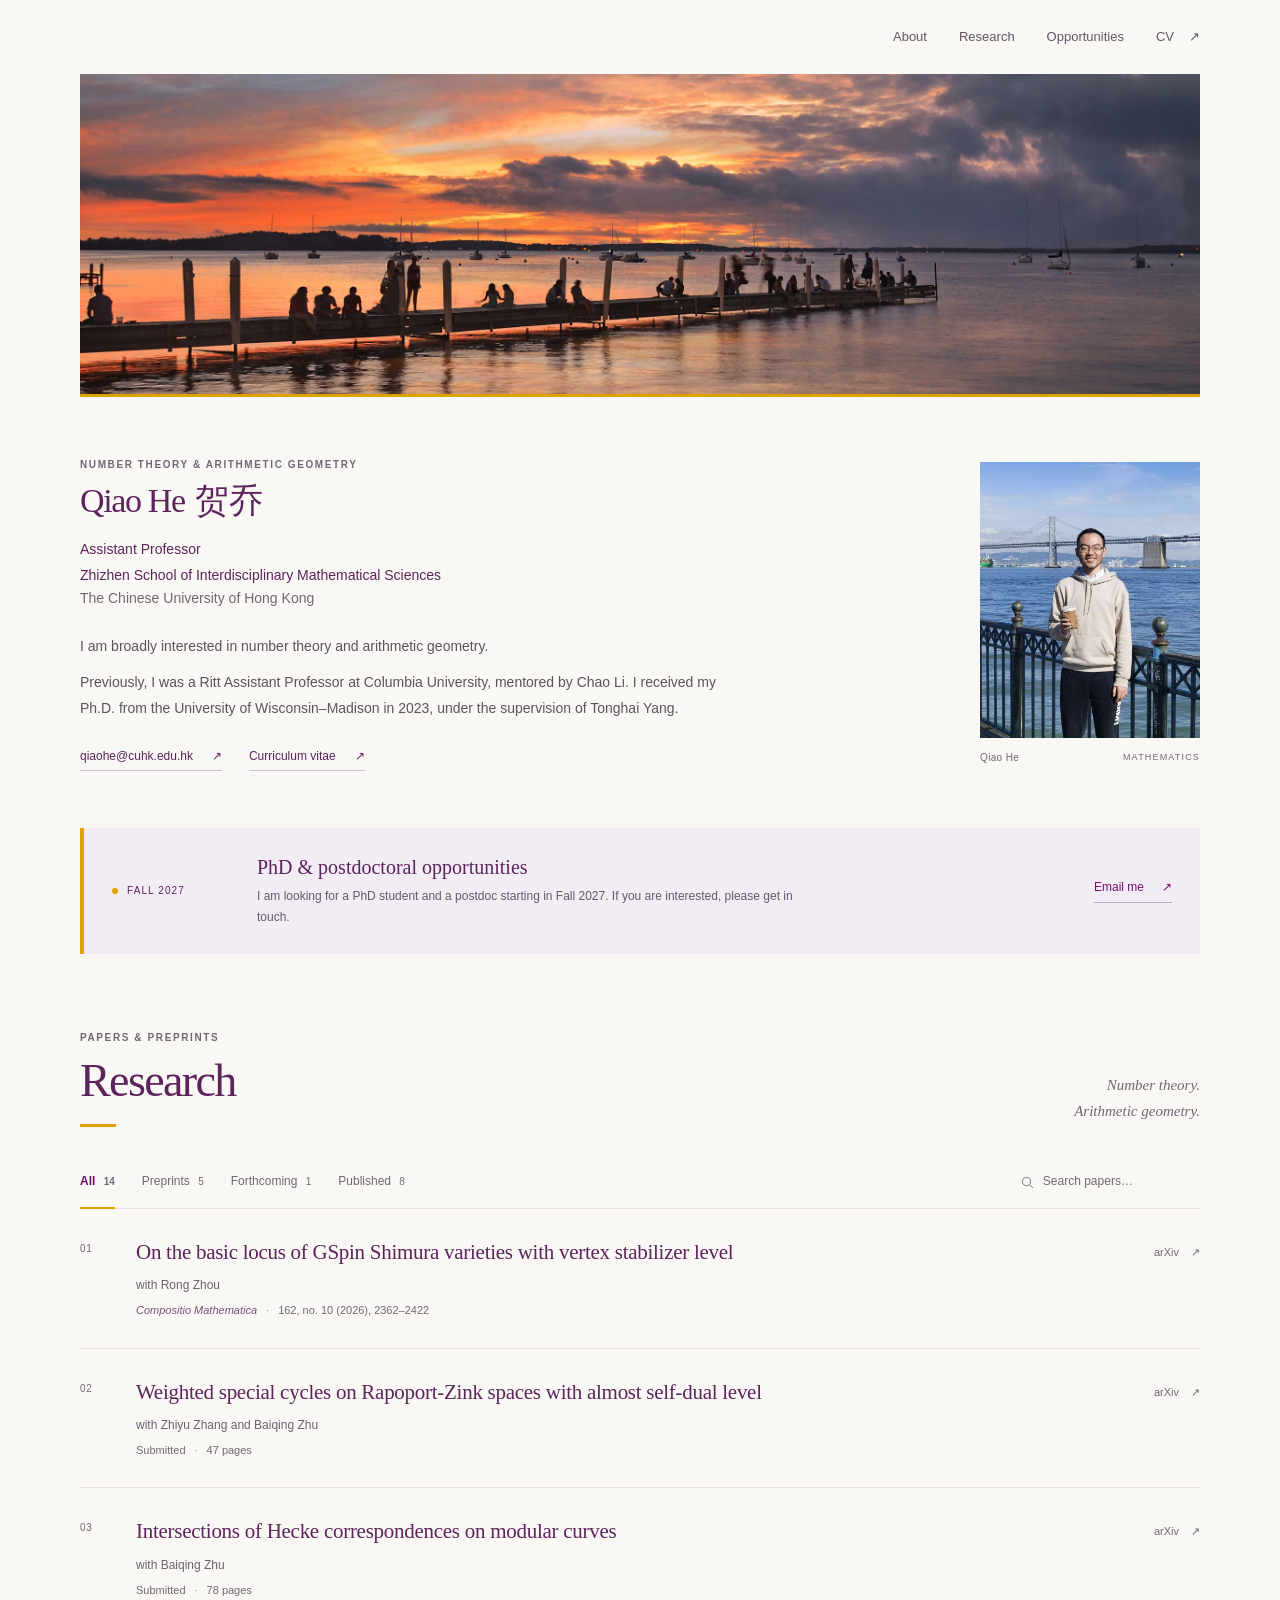
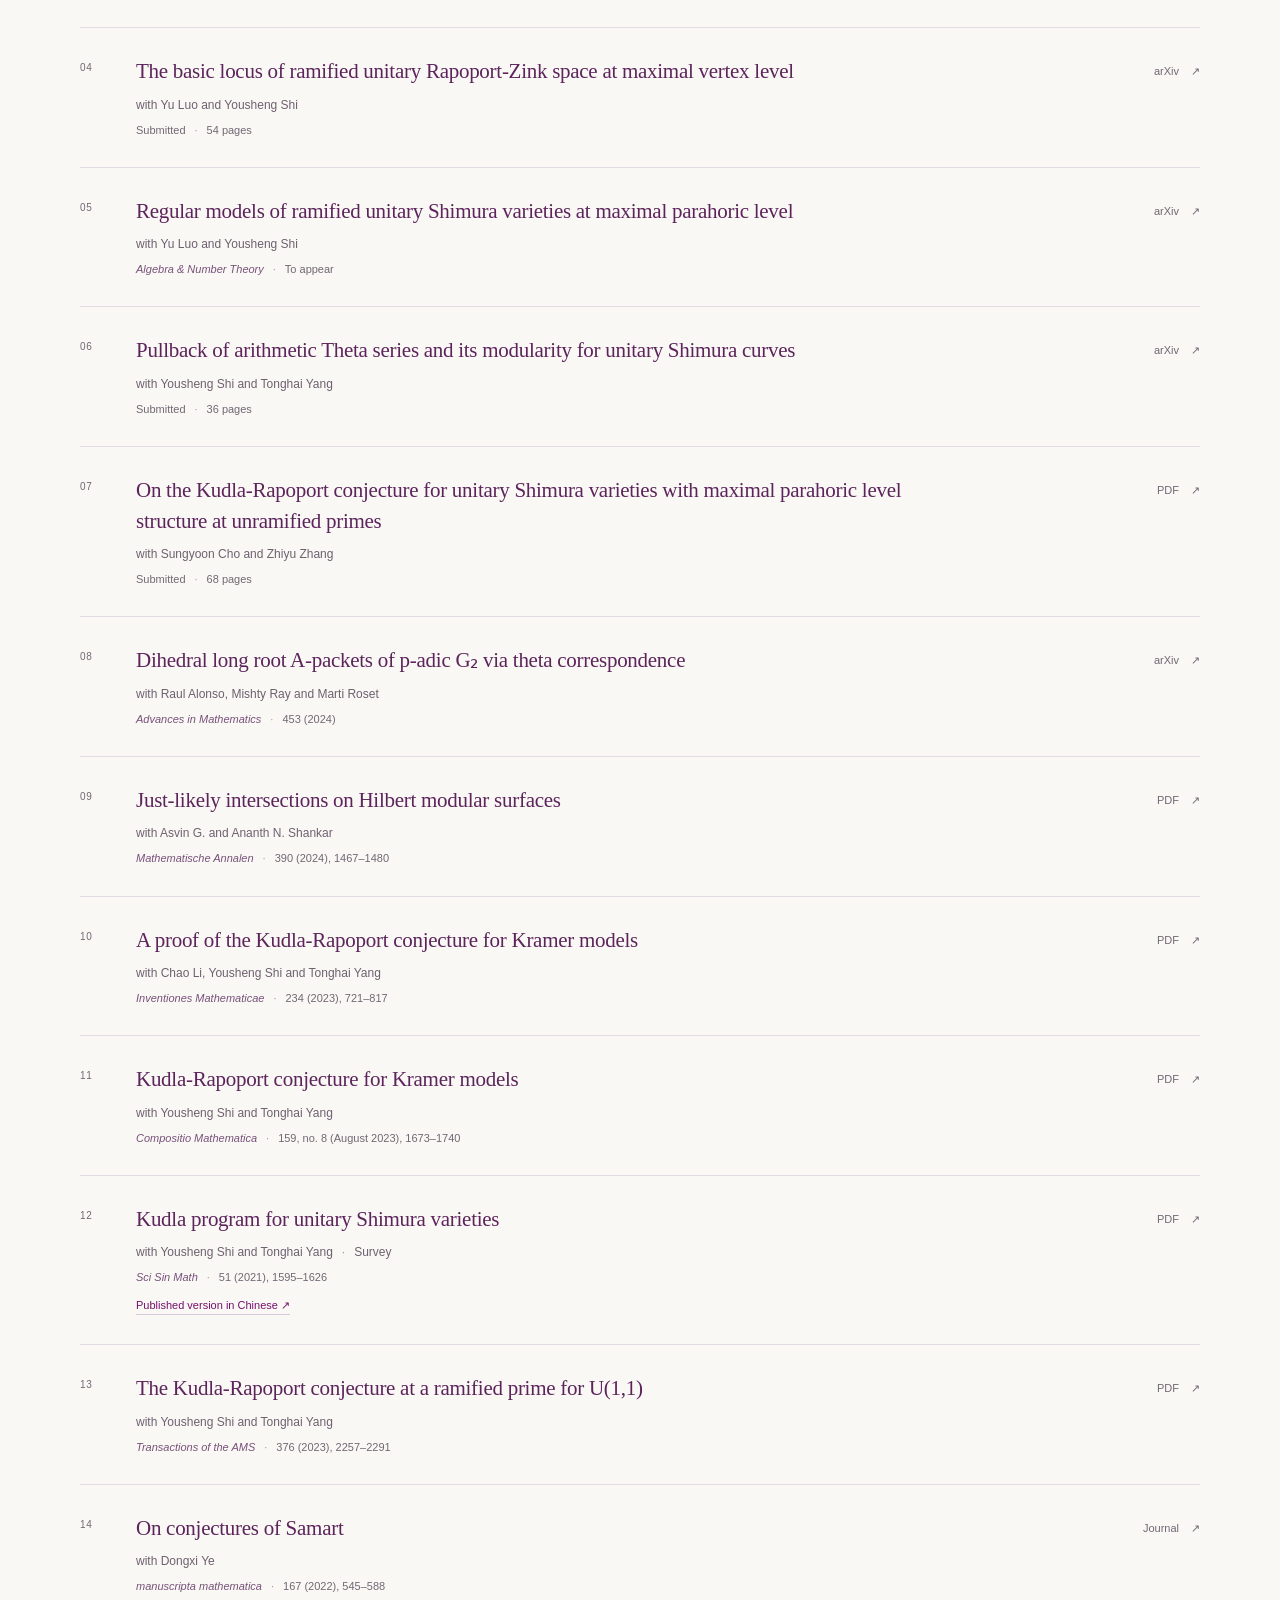
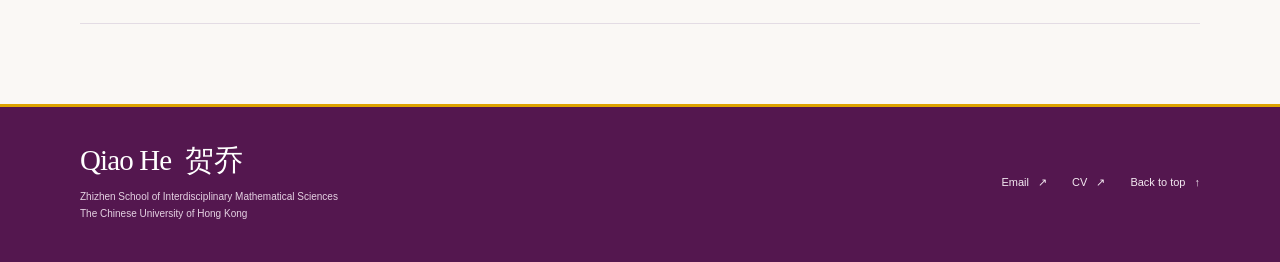
<file: index.html>
<!doctype html>
<html lang="en">
<head>
  <meta charset="utf-8">
  <meta name="viewport" content="width=device-width, initial-scale=1">
  <meta name="description" content="Qiao He 贺乔, Assistant Professor at the Zhizhen School of Interdisciplinary Mathematical Sciences, The Chinese University of Hong Kong. Research in number theory and arithmetic geometry.">
  <meta name="theme-color" content="#750f6d">
  <title>Qiao He 贺乔 · Mathematics</title>
  <link rel="icon" href="assets/favicon.svg" type="image/svg+xml">
  <link rel="stylesheet" href="styles.css">
  <script src="script.js" defer></script>
</head>
<body>
  <a class="skip-link" href="#main">Skip to content</a>
  <header class="site-header" id="top">
    <div class="header-inner section-shell">
      <nav aria-label="Main navigation">
        <a href="#about">About</a>
        <a href="#research">Research</a>
        <a href="#opportunities">Opportunities</a>
        <a class="nav-cv" href="papers/cv.pdf" target="_blank" rel="noopener">CV <span aria-hidden="true">↗</span></a>
      </nav>
    </div>
  </header>

  <div class="panorama section-shell">
    <a href="assets/header-original.jpg" target="_blank" rel="noopener" aria-label="View the original sunset photograph">
      <img src="assets/header.webp" alt="A brilliant orange sunset over a lake, with sailboats and people gathered on a wooden pier." width="2400" height="1088" fetchpriority="high">
    </a>
  </div>

  <main id="main">
    <section class="about section-shell" id="about" aria-labelledby="name">
      <div class="about-main">
        <p class="eyebrow">Number theory &amp; arithmetic geometry</p>
        <h1 id="name"><span class="name-english">Qiao He</span> <span class="name-chinese" lang="zh-Hans">贺乔</span></h1>
        <p class="position">Assistant Professor<span class="department">Zhizhen School of Interdisciplinary Mathematical Sciences</span><span>The Chinese University of Hong Kong</span></p>
        <div class="biography">
          <p>I am broadly interested in number theory and arithmetic geometry.</p>
          <p>Previously, I was a Ritt Assistant Professor at Columbia University, mentored by Chao Li. I received my Ph.D. from the University of Wisconsin–Madison in 2023, under the supervision of Tonghai Yang.</p>
        </div>
        <div class="contact-links">
          <a href="mailto:qiaohe@cuhk.edu.hk">qiaohe@cuhk.edu.hk <span aria-hidden="true">↗</span></a>
          <a href="papers/cv.pdf" target="_blank" rel="noopener">Curriculum vitae <span aria-hidden="true">↗</span></a>
        </div>
      </div>
      <figure class="portrait">
        <img src="assets/portrait.webp" alt="Qiao He beside the waterfront." width="800" height="1066">
        <figcaption>Qiao He <span>Mathematics</span></figcaption>
      </figure>
    </section>

    <aside class="opportunities section-shell" id="opportunities" aria-labelledby="opportunities-title">
      <div class="opportunity-label"><span class="status-dot" aria-hidden="true"></span>Fall 2027</div>
      <div class="opportunity-copy">
        <h2 id="opportunities-title">PhD &amp; postdoctoral opportunities</h2>
        <p>I am looking for a PhD student and a postdoc starting in Fall 2027. If you are interested, please get in touch.</p>
      </div>
      <a href="mailto:qiaohe@cuhk.edu.hk?subject=Fall%202027%20research%20opportunities" class="text-link">Email me <span aria-hidden="true">↗</span></a>
    </aside>

    <section class="research section-shell" id="research" aria-labelledby="research-title">
      <div class="section-heading">
        <div><p class="eyebrow">Papers &amp; preprints</p><h2 id="research-title">Research</h2></div>
        <p class="research-note">Number theory.<br>Arithmetic geometry.</p>
      </div>
      <div class="research-tools" hidden>
        <div class="filters" role="group" aria-label="Filter papers by publication status">
          <button type="button" class="filter active" data-filter="all" aria-pressed="true">All <span>14</span></button>
          <button type="button" class="filter" data-filter="preprint" aria-pressed="false">Preprints <span>5</span></button>
          <button type="button" class="filter" data-filter="forthcoming" aria-pressed="false">Forthcoming <span>1</span></button>
          <button type="button" class="filter" data-filter="published" aria-pressed="false">Published <span>8</span></button>
        </div>
        <label class="search"><span class="sr-only">Search papers by title or coauthor</span><svg aria-hidden="true" width="17" height="17" viewBox="0 0 24 24" fill="none" stroke="currentColor" stroke-width="1.5"><circle cx="10.5" cy="10.5" r="6.5"/><path d="m16 16 5 5"/></svg><input type="search" id="paper-search" placeholder="Search papers…" autocomplete="off"></label>
      </div>
      <p id="result-status" class="sr-only" role="status" aria-live="polite"></p>
      <ol class="papers">
        <li class="paper" data-status="published">
          <span class="paper-number" aria-hidden="true">01</span><div class="paper-content">
            <h3><a href="https://doi.org/10.1017/S0010437X26103571" target="_blank" rel="noopener">On the basic locus of GSpin Shimura varieties with vertex stabilizer level</a></h3>
            <p class="coauthors">with Rong Zhou</p><p class="publication"><span class="journal">Compositio Mathematica</span><span class="separator">·</span>162, no. 10 (2026), 2362–2422</p>
          </div><a class="paper-action" href="https://arxiv.org/pdf/2505.08911" target="_blank" rel="noopener" aria-label="Read the arXiv version of On the basic locus of GSpin Shimura varieties with vertex stabilizer level">arXiv <span aria-hidden="true">↗</span></a>
        </li>
        <li class="paper" data-status="preprint">
          <span class="paper-number" aria-hidden="true">02</span><div class="paper-content">
            <h3><a href="https://arxiv.org/pdf/2504.07768" target="_blank" rel="noopener">Weighted special cycles on Rapoport-Zink spaces with almost self-dual level</a></h3>
            <p class="coauthors">with Zhiyu Zhang and Baiqing Zhu</p><p class="publication">Submitted<span class="separator">·</span>47 pages</p>
          </div><a class="paper-action" href="https://arxiv.org/pdf/2504.07768" target="_blank" rel="noopener" aria-label="Read Weighted special cycles on Rapoport-Zink spaces with almost self-dual level">arXiv <span aria-hidden="true">↗</span></a>
        </li>
        <li class="paper" data-status="preprint">
          <span class="paper-number" aria-hidden="true">03</span><div class="paper-content">
            <h3><a href="https://arxiv.org/pdf/2502.19600" target="_blank" rel="noopener">Intersections of Hecke correspondences on modular curves</a></h3>
            <p class="coauthors">with Baiqing Zhu</p><p class="publication">Submitted<span class="separator">·</span>78 pages</p>
          </div><a class="paper-action" href="https://arxiv.org/pdf/2502.19600" target="_blank" rel="noopener" aria-label="Read Intersections of Hecke correspondences on modular curves">arXiv <span aria-hidden="true">↗</span></a>
        </li>
        <li class="paper" data-status="preprint">
          <span class="paper-number" aria-hidden="true">04</span><div class="paper-content">
            <h3><a href="https://arxiv.org/pdf/2502.06218" target="_blank" rel="noopener">The basic locus of ramified unitary Rapoport-Zink space at maximal vertex level</a></h3>
            <p class="coauthors">with Yu Luo and Yousheng Shi</p><p class="publication">Submitted<span class="separator">·</span>54 pages</p>
          </div><a class="paper-action" href="https://arxiv.org/pdf/2502.06218" target="_blank" rel="noopener" aria-label="Read The basic locus of ramified unitary Rapoport-Zink space at maximal vertex level">arXiv <span aria-hidden="true">↗</span></a>
        </li>
        <li class="paper" data-status="forthcoming">
          <span class="paper-number" aria-hidden="true">05</span><div class="paper-content">
            <h3><a href="https://arxiv.org/abs/2410.04500" target="_blank" rel="noopener">Regular models of ramified unitary Shimura varieties at maximal parahoric level</a></h3>
            <p class="coauthors">with Yu Luo and Yousheng Shi</p><p class="publication"><span class="journal">Algebra &amp; Number Theory</span><span class="separator">·</span>To appear</p>
          </div><a class="paper-action" href="https://arxiv.org/abs/2410.04500" target="_blank" rel="noopener" aria-label="Read Regular models of ramified unitary Shimura varieties at maximal parahoric level">arXiv <span aria-hidden="true">↗</span></a>
        </li>
        <li class="paper" data-status="preprint">
          <span class="paper-number" aria-hidden="true">06</span><div class="paper-content">
            <h3><a href="https://arxiv.org/pdf/2403.04566.pdf" target="_blank" rel="noopener">Pullback of arithmetic Theta series and its modularity for unitary Shimura curves</a></h3>
            <p class="coauthors">with Yousheng Shi and Tonghai Yang</p><p class="publication">Submitted<span class="separator">·</span>36 pages</p>
          </div><a class="paper-action" href="https://arxiv.org/pdf/2403.04566.pdf" target="_blank" rel="noopener" aria-label="Read Pullback of arithmetic Theta series and its modularity for unitary Shimura curves">arXiv <span aria-hidden="true">↗</span></a>
        </li>
        <li class="paper" data-status="preprint">
          <span class="paper-number" aria-hidden="true">07</span><div class="paper-content">
            <h3><a href="papers/kr-conjecture-with-level.pdf" target="_blank" rel="noopener">On the Kudla-Rapoport conjecture for unitary Shimura varieties with maximal parahoric level structure at unramified primes</a></h3>
            <p class="coauthors">with Sungyoon Cho and Zhiyu Zhang</p><p class="publication">Submitted<span class="separator">·</span>68 pages</p>
          </div><a class="paper-action" href="papers/kr-conjecture-with-level.pdf" target="_blank" rel="noopener" aria-label="Read On the Kudla-Rapoport conjecture for unitary Shimura varieties with maximal parahoric level structure at unramified primes">PDF <span aria-hidden="true">↗</span></a>
        </li>
        <li class="paper" data-status="published">
          <span class="paper-number" aria-hidden="true">08</span><div class="paper-content">
            <h3><a href="https://arxiv.org/pdf/2308.05029.pdf" target="_blank" rel="noopener">Dihedral long root A-packets of p-adic G₂ via theta correspondence</a></h3>
            <p class="coauthors">with Raul Alonso, Mishty Ray and Marti Roset</p><p class="publication"><span class="journal">Advances in Mathematics</span><span class="separator">·</span>453 (2024)</p>
          </div><a class="paper-action" href="https://arxiv.org/pdf/2308.05029.pdf" target="_blank" rel="noopener" aria-label="Read Dihedral long root A-packets of p-adic G2 via theta correspondence">arXiv <span aria-hidden="true">↗</span></a>
        </li>
        <li class="paper" data-status="published">
          <span class="paper-number" aria-hidden="true">09</span><div class="paper-content">
            <h3><a href="papers/just-likely-intersections.pdf" target="_blank" rel="noopener">Just-likely intersections on Hilbert modular surfaces</a></h3>
            <p class="coauthors">with Asvin G. and Ananth N. Shankar</p><p class="publication"><span class="journal">Mathematische Annalen</span><span class="separator">·</span>390 (2024), 1467–1480</p>
          </div><a class="paper-action" href="papers/just-likely-intersections.pdf" target="_blank" rel="noopener" aria-label="Read Just-likely intersections on Hilbert modular surfaces">PDF <span aria-hidden="true">↗</span></a>
        </li>
        <li class="paper" data-status="published">
          <span class="paper-number" aria-hidden="true">10</span><div class="paper-content">
            <h3><a href="papers/kr-kramer-models-proof.pdf" target="_blank" rel="noopener">A proof of the Kudla-Rapoport conjecture for Kramer models</a></h3>
            <p class="coauthors">with Chao Li, Yousheng Shi and Tonghai Yang</p><p class="publication"><span class="journal">Inventiones Mathematicae</span><span class="separator">·</span>234 (2023), 721–817</p>
          </div><a class="paper-action" href="papers/kr-kramer-models-proof.pdf" target="_blank" rel="noopener" aria-label="Read A proof of the Kudla-Rapoport conjecture for Kramer models">PDF <span aria-hidden="true">↗</span></a>
        </li>
        <li class="paper" data-status="published">
          <span class="paper-number" aria-hidden="true">11</span><div class="paper-content">
            <h3><a href="papers/kr-kramer-models.pdf" target="_blank" rel="noopener">Kudla-Rapoport conjecture for Kramer models</a></h3>
            <p class="coauthors">with Yousheng Shi and Tonghai Yang</p><p class="publication"><span class="journal">Compositio Mathematica</span><span class="separator">·</span>159, no. 8 (August 2023), 1673–1740</p>
          </div><a class="paper-action" href="papers/kr-kramer-models.pdf" target="_blank" rel="noopener" aria-label="Read Kudla-Rapoport conjecture for Kramer models">PDF <span aria-hidden="true">↗</span></a>
        </li>
        <li class="paper" data-status="published">
          <span class="paper-number" aria-hidden="true">12</span><div class="paper-content">
            <h3><a href="papers/kudla-program-survey.pdf" target="_blank" rel="noopener">Kudla program for unitary Shimura varieties</a></h3>
            <p class="coauthors">with Yousheng Shi and Tonghai Yang<span class="separator">·</span>Survey</p><p class="publication"><span class="journal">Sci Sin Math</span><span class="separator">·</span>51 (2021), 1595–1626</p>
            <a class="secondary-paper-link" href="papers/kudla-program-survey-chinese.pdf" target="_blank" rel="noopener">Published version in Chinese <span aria-hidden="true">↗</span></a>
          </div><a class="paper-action" href="papers/kudla-program-survey.pdf" target="_blank" rel="noopener" aria-label="Read Kudla program for unitary Shimura varieties">PDF <span aria-hidden="true">↗</span></a>
        </li>
        <li class="paper" data-status="published">
          <span class="paper-number" aria-hidden="true">13</span><div class="paper-content">
            <h3><a href="papers/kr-u11.pdf" target="_blank" rel="noopener">The Kudla-Rapoport conjecture at a ramified prime for U(1,1)</a></h3>
            <p class="coauthors">with Yousheng Shi and Tonghai Yang</p><p class="publication"><span class="journal">Transactions of the AMS</span><span class="separator">·</span>376 (2023), 2257–2291</p>
          </div><a class="paper-action" href="papers/kr-u11.pdf" target="_blank" rel="noopener" aria-label="Read The Kudla-Rapoport conjecture at a ramified prime for U(1,1)">PDF <span aria-hidden="true">↗</span></a>
        </li>
        <li class="paper" data-status="published">
          <span class="paper-number" aria-hidden="true">14</span><div class="paper-content">
            <h3><a href="https://link.springer.com/article/10.1007/s00229-021-01279-6" target="_blank" rel="noopener">On conjectures of Samart</a></h3>
            <p class="coauthors">with Dongxi Ye</p><p class="publication"><span class="journal">manuscripta mathematica</span><span class="separator">·</span>167 (2022), 545–588</p>
          </div><a class="paper-action" href="https://link.springer.com/article/10.1007/s00229-021-01279-6" target="_blank" rel="noopener" aria-label="Read On conjectures of Samart">Journal <span aria-hidden="true">↗</span></a>
        </li>
      </ol>
      <div class="empty-state" hidden><h3>No matching papers</h3><p>Try another title or coauthor, or view all papers.</p><button type="button" id="reset-filters">Reset filters <span aria-hidden="true">↗</span></button></div>
    </section>
  </main>

  <div class="footer-band">
  <footer class="site-footer section-shell">
    <div><a class="footer-name" href="#top">Qiao He <span class="name-chinese" lang="zh-Hans">贺乔</span></a><p>Zhizhen School of Interdisciplinary Mathematical Sciences<br>The Chinese University of Hong Kong</p></div>
    <div class="footer-links"><a href="mailto:qiaohe@cuhk.edu.hk">Email <span aria-hidden="true">↗</span></a><a href="papers/cv.pdf" target="_blank" rel="noopener">CV <span aria-hidden="true">↗</span></a><a href="#top">Back to top <span aria-hidden="true">↑</span></a></div>
  </footer>
  </div>
</body>
</html>
</file>
<file: styles.css>
@charset "UTF-8";
:root{--paper:#faf8f5;--ink:#5c245b;--text:#39333b;--muted:#716773;--rule:#e3dce4;--purple:#750f6d;--gold:#dda300;--gold-light:#f4dfb0;--accent:#8b650c;--serif:Georgia,'Times New Roman',serif;--sans:-apple-system,BlinkMacSystemFont,'Segoe UI',Arial,sans-serif}
*{box-sizing:border-box}
html{scroll-behavior:smooth;scroll-padding-top:28px}
body{margin:0;background:var(--paper);color:var(--text);font-family:var(--sans);font-size:16px;line-height:1.65;-webkit-font-smoothing:antialiased}
a{color:inherit;text-decoration:none;text-underline-offset:4px;transition:color .18s ease,background .18s ease}
a:hover{color:var(--accent)}
button,input{font:inherit}
button,a,input{-webkit-tap-highlight-color:transparent}
button{cursor:pointer}
:focus-visible{outline:2px solid var(--accent);outline-offset:5px}
::selection{background:#ecdeee;color:var(--ink)}
[hidden]{display:none!important}
img{display:block;max-width:100%}
p,h1,h2,h3,figure{margin:0}
.section-shell {
  width: calc(100% - 112px);
  max-width: 1120px;
  margin-inline: auto;
}
.site-header{padding-block:21px 22px;background:var(--paper)}
.header-inner {
  display: flex;
  justify-content: flex-end;
}

nav{display:flex;align-items:center;gap:32px;font-size:13px;color:#655369}
nav a{padding:5px 0}
.nav-cv{display:flex;gap:15px;align-items:center}
.panorama{overflow:hidden;background:#ded0cf;border-bottom:3px solid var(--gold)}
.panorama img{width:100%;height:clamp(220px,25vw,350px);object-fit:cover;object-position:center 53%}
.panorama a{display:block}
.panorama a:focus-visible{outline-offset:-6px}
.about{display:grid;grid-template-columns:minmax(0,1fr) 220px;gap:96px;padding-block:60px 57px;align-items:center}
.eyebrow{font-size:10px;font-weight:600;letter-spacing:.16em;text-transform:uppercase;color:var(--muted);line-height:1.5}
h1{font:normal clamp(28px,2.8vw,34px)/1.07 var(--serif);letter-spacing:-.04em;color:var(--ink);margin:11px 0 18px}
/* Keep both names at exactly the same font size in each context. */
.name-chinese{font-family:'Songti SC','STSong','Noto Serif CJK SC',serif;font-size:1em;font-weight:400;letter-spacing:0;white-space:nowrap}
.name-english{white-space:nowrap}
#name{display:flex;align-items:baseline;gap:.3em;flex-wrap:wrap}

.position .department{display:block;font-weight:400;color:var(--ink);margin-top:2px}
.footer-name .name-chinese{margin-left:.25em}
.position{font-size:14px;line-height:1.7;color:var(--ink);font-weight:500}
.position span{font-weight:400;color:var(--muted)}
.biography{max-width:660px;margin-top:23px;font-size:14px;line-height:1.85;color:#5c535e}
.biography p+p{margin-top:10px}
.contact-links{display:flex;gap:27px;flex-wrap:wrap;margin-top:25px;font-size:12px;color:var(--ink)}
.contact-links a{padding-bottom:3px;border-bottom:1px solid #d5bfd7;display:flex;gap:19px;align-items:center}
.contact-links a:hover{border-bottom-color:var(--accent)}
.portrait{width:220px;justify-self:end}
.portrait img{width:220px;height:276px;object-fit:cover;object-position:50% 38%}
.portrait figcaption{display:flex;justify-content:space-between;gap:12px;margin-top:12px;font-size:10px;letter-spacing:.035em;color:var(--muted)}
.portrait figcaption span{text-transform:uppercase;font-size:9px;letter-spacing:.13em}
.opportunities{border:0;border-left:4px solid var(--gold);background:#f2edf5;padding:25px 28px;display:grid;grid-template-columns:120px 1fr auto;gap:25px;align-items:center}
.opportunity-label{font-size:10px;text-transform:uppercase;letter-spacing:.11em;display:flex;gap:9px;align-items:center;white-space:nowrap;color:var(--ink)}
.status-dot{width:6px;height:6px;border-radius:50%;background:var(--gold);flex-shrink:0}
.opportunities h2{font:normal 20px/1.4 var(--serif);color:var(--ink);margin-bottom:5px}
.opportunities p{font-size:12px;line-height:1.8;max-width:560px;color:#65586a}
.opportunities .text-link{color:var(--purple);border-bottom:1px solid #bba5c3;padding-bottom:4px}.opportunities .text-link:hover{color:var(--accent)}.footer-band a:hover{color:var(--gold-light)}.opportunities :focus-visible{outline-color:var(--purple)}.footer-band :focus-visible{outline-color:var(--gold-light)}
.text-link{font-size:12px;display:flex;align-items:center;gap:18px;white-space:nowrap}
.research{padding-block:76px 80px}
.section-heading{display:flex;align-items:end;justify-content:space-between;margin-bottom:29px}
.section-heading h2{font:normal 46px/1.16 var(--serif);letter-spacing:-.035em;color:var(--ink);margin-top:9px}.section-heading h2::after{content:"";display:block;width:36px;height:3px;margin-top:17px;background:var(--gold)}
.research-note{font:italic 15px/1.7 var(--serif);color:var(--muted);text-align:right;padding-bottom:3px}
.research-tools{display:flex;align-items:center;justify-content:space-between;gap:24px;border-bottom:1px solid var(--rule)}
.filters{display:flex;align-items:center;gap:27px}
.filter{border:0;border-bottom:2px solid transparent;background:none;color:var(--muted);font-size:12px;padding:17px 0;white-space:nowrap;line-height:1.4;margin-bottom:-1px;transition:color .18s ease}
.filter span{font-size:10px;color:var(--muted);margin-left:5px}
.filter.active{color:var(--purple);border-bottom-color:var(--gold);font-weight:600}
.filter:hover{color:var(--accent)}
.search{display:flex;align-items:center;gap:8px;color:var(--muted);width:180px}
.search input{width:100%;min-width:0;padding:7px 0;border:0;background:none;color:var(--text);font-size:12px;outline-offset:1px}
.search input::placeholder{color:var(--muted)}
.papers{list-style:none;padding:0;margin:0}
.paper{display:grid;grid-template-columns:34px minmax(0,1fr) 74px;gap:22px;padding:28px 0 27px;border-bottom:1px solid var(--rule);align-items:start}
.paper-number{font-size:10px;letter-spacing:.07em;color:var(--muted);padding-top:4px;font-variant-numeric:tabular-nums}
.paper h3{font:normal 21px/1.45 var(--serif);letter-spacing:-.013em;color:var(--ink);max-width:840px}
.paper h3 a:hover{text-decoration:underline;text-decoration-thickness:1px}
.coauthors{font-size:12px;color:#6e606f;margin-top:8px;line-height:1.75}
.publication{font-size:11px;color:var(--muted);margin-top:5px;line-height:1.75}
.journal{color:#775079;font-style:italic}
.separator{padding:0 9px;color:#a396a3}
.paper-action{font-size:11px;color:var(--muted);padding:6px 0;display:flex;justify-content:flex-end;gap:12px;white-space:nowrap}
.secondary-paper-link{font-size:11px;color:#750f6d;display:inline-block;margin-top:8px;border-bottom:1px solid #d9c7da;line-height:1.65}
.empty-state{padding:50px 0;text-align:center;border-bottom:1px solid var(--rule)}
.empty-state h3{font:25px var(--serif);color:var(--ink)}
.empty-state p{font-size:14px;margin-top:10px;color:var(--muted)}
.empty-state button{font-size:13px;border:0;border-bottom:1px solid #d2bad4;color:var(--ink);padding:10px 0 3px;margin-top:10px;background:none}
.footer-band{background:#54174f;border-top:3px solid var(--gold)}.site-footer{padding:34px 0 40px;display:flex;justify-content:space-between;align-items:center;gap:24px}
.footer-name{font:29px var(--serif);letter-spacing:-.03em;color:#fff}
.site-footer p{font-size:10px;color:#e5d3e3;margin-top:8px}
.footer-links{display:flex;gap:25px;font-size:11px;color:#f4eaf2}
.footer-links a span{margin-left:6px}
.sr-only{position:absolute;width:1px;height:1px;margin:-1px;padding:0;overflow:hidden;clip:rect(0,0,0,0);white-space:nowrap;border:0}
.skip-link{position:fixed;left:16px;top:-100px;z-index:20;padding:12px 18px;background:var(--ink);color:white}
.skip-link:focus{top:12px;color:white}
@media(min-width:1600px){.panorama img{height:370px}}
@media(max-width:1000px){.section-shell{width:calc(100% - 80px)}.about{gap:50px;grid-template-columns:minmax(0,1fr) 195px}.portrait,.portrait img{width:195px}.portrait img{height:260px}.opportunities{gap:20px;grid-template-columns:100px 1fr auto}.filters{gap:18px}.paper{gap:15px}}
@media(max-width:720px){nav{gap:18px;font-size:12px}.panorama img{height:210px}.section-shell{width:calc(100% - 48px)}.about{gap:30px;padding-block:40px;grid-template-columns:minmax(0,1fr) 140px;align-items:start}.portrait,.portrait img{width:140px}.portrait{padding-top:35px}.portrait img{height:190px}.portrait figcaption{display:none}.eyebrow{font-size:9px;letter-spacing:.1em}h1{font-size:30px}.position{font-size:12px}.biography{font-size:13px}.contact-links{gap:17px;font-size:11px}.opportunities{padding:22px;grid-template-columns:1fr;gap:12px}.opportunities h2{font-size:21px}.opportunities .text-link{justify-self:start;margin-top:2px}.research{padding-top:50px;padding-bottom:55px}.research-note{display:none}.section-heading h2{font-size:39px}.research-tools{flex-wrap:wrap;gap:0}.filters{width:100%;justify-content:space-between;gap:10px}.filter{font-size:11px;padding:14px 0}.search{width:100%;padding:8px 0;border-top:1px solid var(--rule)}.search input{font-size:12px}.paper{grid-template-columns:23px minmax(0,1fr);gap:12px;padding:25px 0}.paper h3{font-size:19px}.paper-action{grid-column:2;justify-content:flex-start;padding:0;font-size:10px;margin-top:0}.coauthors{font-size:11px}.publication{font-size:10px}.site-footer{align-items:flex-start;padding-top:27px}.footer-links{gap:15px;flex-wrap:wrap;justify-content:flex-end;max-width:160px}}
@media(max-width:460px){nav{gap:14px;font-size:11px}
.about{grid-template-columns:minmax(0,1fr) clamp(84px,24vw,104px);column-gap:16px;row-gap:0}
.about-main{display:contents}
.about .eyebrow,#name,.position{grid-column:1}
.about .eyebrow{min-height:27px}
h1{font-size:30px;margin-top:5px}
.portrait{grid-column:2;grid-row:1 / 4;align-self:start;padding:0;width:100%}
.portrait img{width:100%;height:auto;aspect-ratio:3 / 4}
.biography,.contact-links{grid-column:1 / -1}
.biography{margin-top:25px;line-height:1.85}.contact-links{column-gap:23px;row-gap:12px}.panorama img{height:190px}.paper h3{font-size:18px}.opportunities h2{font-size:20px}.site-footer{gap:20px}.footer-links{gap:13px;max-width:110px;font-size:10px}.site-footer p{max-width:180px}.filter span{margin-left:2px;font-size:9px}}
@media(max-width:360px){h1{font-size:28px}.position{font-size:11px;padding-right:0}.contact-links{gap:15px}}
@media(max-width:1000px){nav{gap:22px}}
@media(max-width:720px){nav{width:100%;justify-content:space-between;gap:14px;font-size:12px}.site-header{padding-block:12px}}
@media(max-width:360px){nav{font-size:11px}}

@media(max-width:720px){#name{flex-direction:column;gap:.08em}}

@media(prefers-reduced-motion:reduce){html{scroll-behavior:auto}*{transition:none!important}}
@media print{body{background:white;color:black}.site-header,.panorama,.research-tools,.paper-action,.footer-links,.contact-links,.opportunities .text-link,.skip-link{display:none!important}.section-shell{width:100%;max-width:none}.about{padding-top:0;gap:35px;grid-template-columns:1fr 130px}.portrait,.portrait img{width:130px}.portrait img{height:170px}.research{padding-top:30px}.paper{break-inside:avoid;padding:15px 0;grid-template-columns:25px 1fr}.paper[hidden]{display:grid!important}.paper h3{font-size:16px}.opportunities{background:none;border:1px solid #ccc}.opportunities h2,.opportunity-label,.opportunities p{color:#333}.footer-band{background:none}.footer-name,.site-footer p{color:#333}.site-footer{margin-top:20px}.empty-state{display:none!important}h1{font-size:30px}}
</file>
